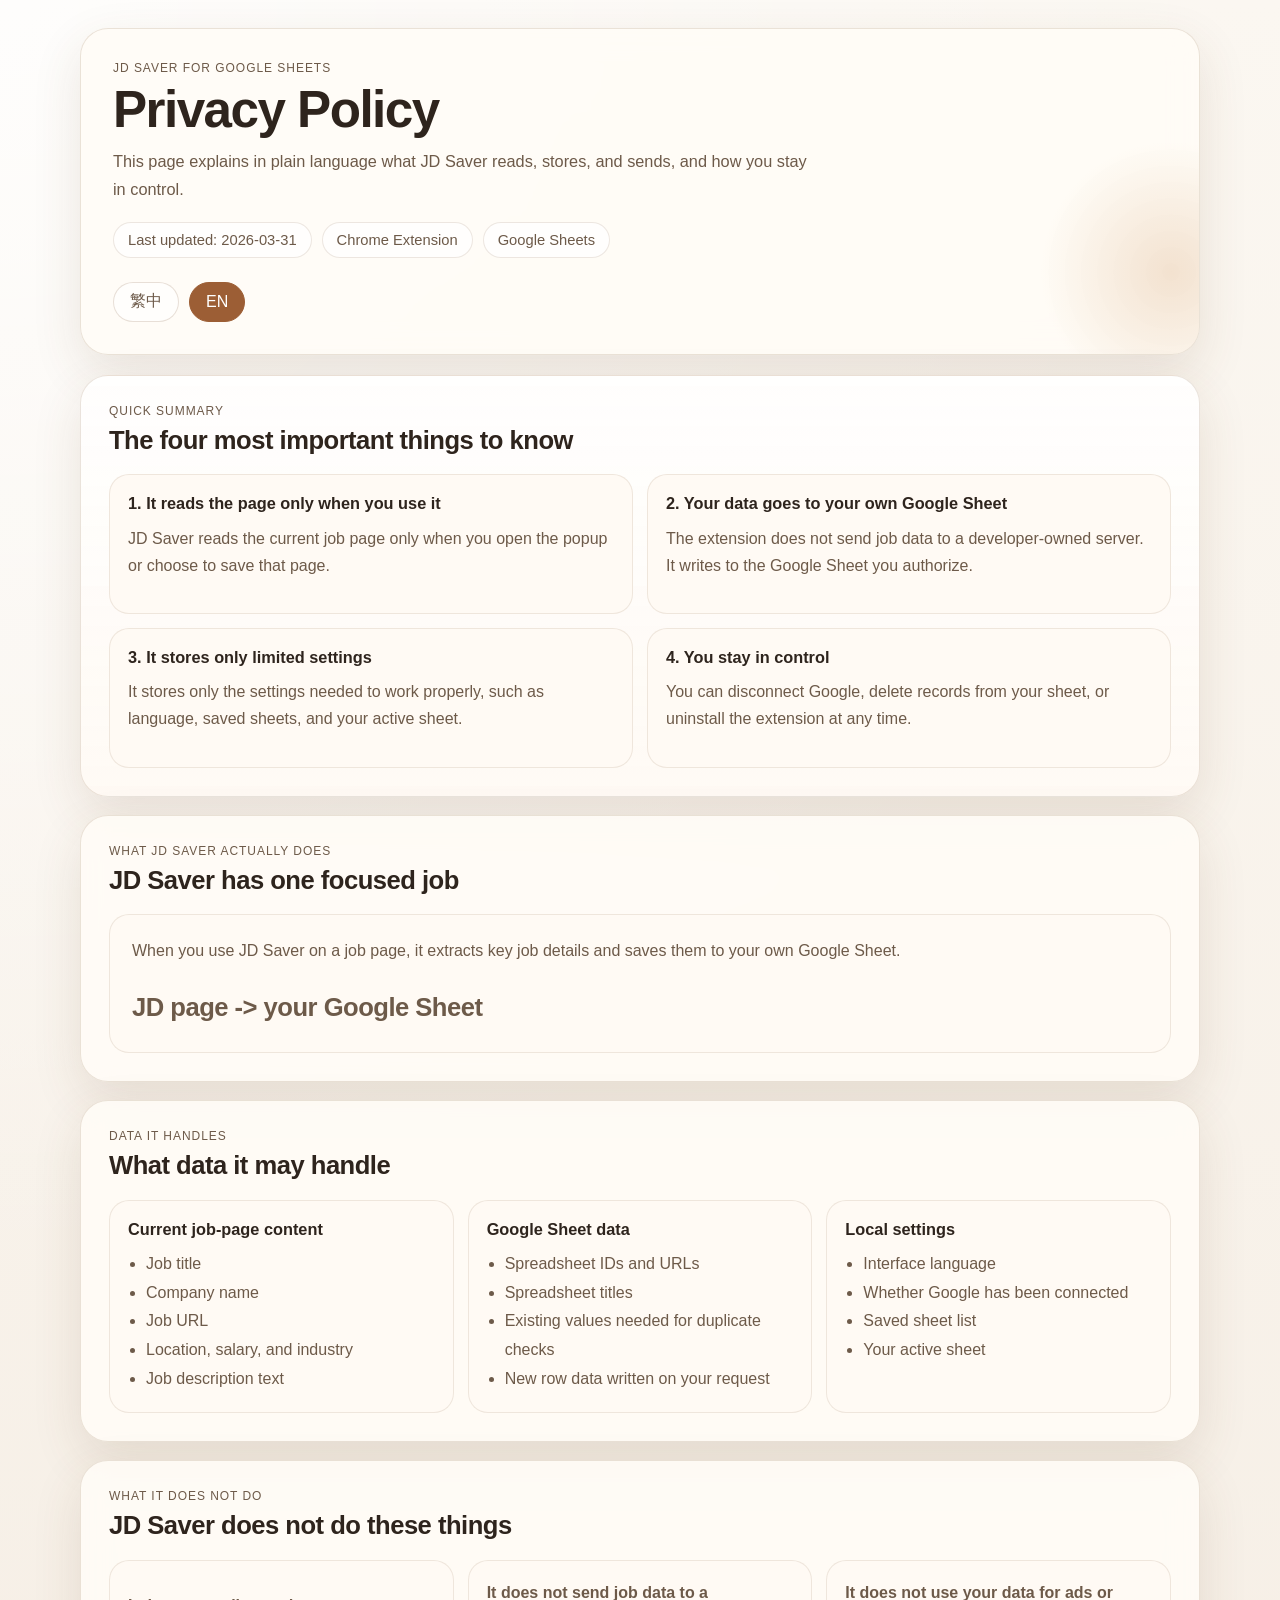
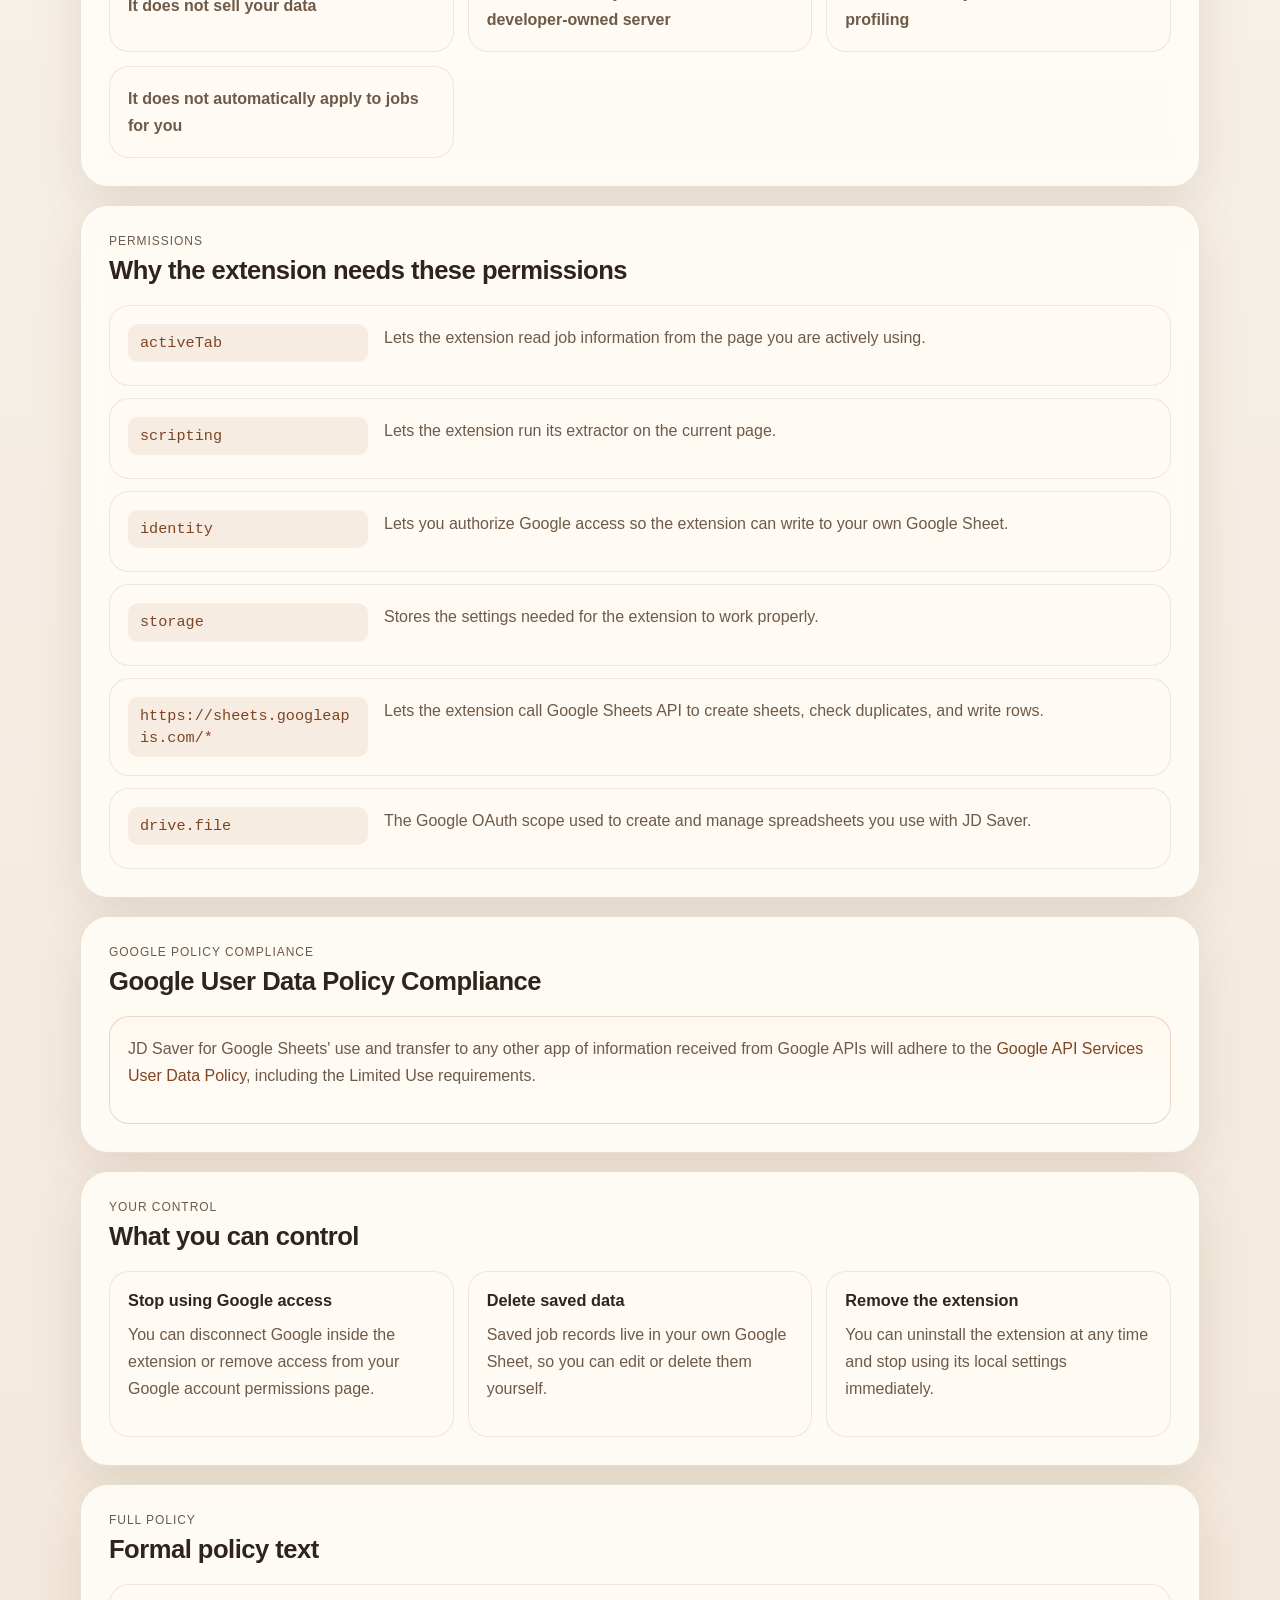
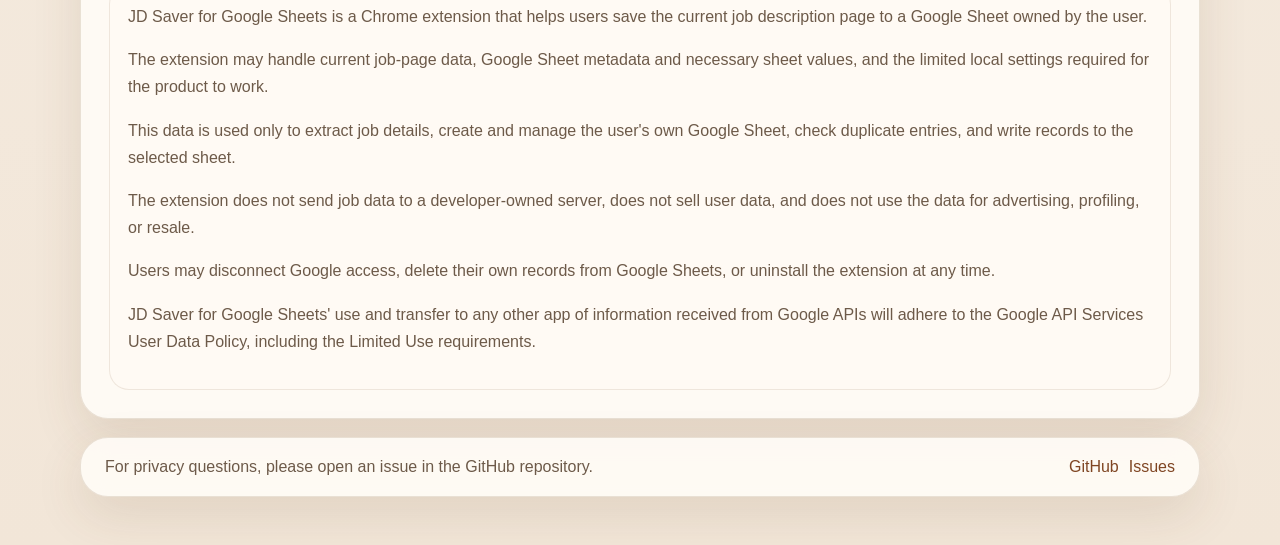
<file: docs/index.html>
<!doctype html>
<html lang="en">
  <head>
    <meta charset="utf-8">
    <meta name="viewport" content="width=device-width, initial-scale=1">
    <title>JD Saver Privacy Policy</title>
    <meta
      name="description"
      content="Privacy Policy for JD Saver for Google Sheets. Learn what data the extension reads, stores, and sends to Google Sheets."
    >
    <link rel="stylesheet" href="./styles.css">
  </head>
  <body>
    <div class="page-shell">
      <header class="hero">
        <div class="hero-copy">
          <p class="eyebrow">JD Saver for Google Sheets</p>
          <h1 class="lang lang-zh">隱私權政策</h1>
          <h1 class="lang lang-en is-visible">Privacy Policy</h1>
          <p class="hero-text lang lang-zh">
            這是一份寫給一般使用者看的版本。我們盡量用白話說清楚：JD Saver 會讀什麼、存什麼、送到哪裡，以及你可以怎麼控制。
          </p>
          <p class="hero-text lang lang-en is-visible">
            This page explains in plain language what JD Saver reads, stores, and sends, and how you stay in control.
          </p>
          <div class="hero-meta">
            <span class="meta-pill lang lang-zh">最後更新：2026-03-31</span>
            <span class="meta-pill lang lang-en is-visible">Last updated: 2026-03-31</span>
            <span class="meta-pill">Chrome Extension</span>
            <span class="meta-pill">Google Sheets</span>
          </div>
        </div>

        <div class="language-toggle" role="group" aria-label="Language switcher">
          <button class="language-button" type="button" data-language="zh">繁中</button>
          <button class="language-button is-active" type="button" data-language="en">EN</button>
        </div>
      </header>

      <main class="content">
        <section class="card summary-card">
          <div class="section-heading">
            <p class="section-kicker lang lang-zh">先看重點</p>
            <p class="section-kicker lang lang-en is-visible">Quick Summary</p>
            <h2 class="lang lang-zh">你可以先記住這四件事</h2>
            <h2 class="lang lang-en is-visible">The four most important things to know</h2>
          </div>

          <div class="summary-grid">
            <article class="summary-item">
              <h3 class="lang lang-zh">1. 只在你主動使用時讀取頁面</h3>
              <h3 class="lang lang-en is-visible">1. It reads the page only when you use it</h3>
              <p class="lang lang-zh">JD Saver 只有在你打開 popup 或按下儲存時，才會讀取目前那一頁的 JD 內容。</p>
              <p class="lang lang-en is-visible">JD Saver reads the current job page only when you open the popup or choose to save that page.</p>
            </article>

            <article class="summary-item">
              <h3 class="lang lang-zh">2. 資料是寫進你自己的 Google Sheet</h3>
              <h3 class="lang lang-en is-visible">2. Your data goes to your own Google Sheet</h3>
              <p class="lang lang-zh">extension 不會把職缺資料送到開發者自己的伺服器，主要寫入位置是你授權的 Google Sheet。</p>
              <p class="lang lang-en is-visible">The extension does not send job data to a developer-owned server. It writes to the Google Sheet you authorize.</p>
            </article>

            <article class="summary-item">
              <h3 class="lang lang-zh">3. 只儲存少量設定資料</h3>
              <h3 class="lang lang-en is-visible">3. It stores only limited settings</h3>
              <p class="lang lang-zh">本地只會保留語言、已連結表單清單、目前使用中的表單等必要設定，讓 extension 可以正常運作。</p>
              <p class="lang lang-en is-visible">It stores only the settings needed to work properly, such as language, saved sheets, and your active sheet.</p>
            </article>

            <article class="summary-item">
              <h3 class="lang lang-zh">4. 你可以隨時停止使用或移除</h3>
              <h3 class="lang lang-en is-visible">4. You stay in control</h3>
              <p class="lang lang-zh">你可以隨時中斷 Google 連線、刪除自己的 Google Sheet 紀錄，或直接解除安裝 extension。</p>
              <p class="lang lang-en is-visible">You can disconnect Google, delete records from your sheet, or uninstall the extension at any time.</p>
            </article>
          </div>
        </section>

        <section class="card">
          <div class="section-heading">
            <p class="section-kicker lang lang-zh">它實際會做什麼</p>
            <p class="section-kicker lang lang-en is-visible">What JD Saver Actually Does</p>
            <h2 class="lang lang-zh">JD Saver 的工作很單純</h2>
            <h2 class="lang lang-en is-visible">JD Saver has one focused job</h2>
          </div>

          <div class="plain-panel">
            <p class="lang lang-zh">
              當你在職缺頁面上使用 JD Saver，它會擷取這份 JD 的基本資訊，然後把資料存到你自己的 Google Sheet。
            </p>
            <p class="lang lang-en is-visible">
              When you use JD Saver on a job page, it extracts key job details and saves them to your own Google Sheet.
            </p>
            <p class="plain-focus">JD page -> your Google Sheet</p>
          </div>
        </section>

        <section class="card">
          <div class="section-heading">
            <p class="section-kicker lang lang-zh">資料類型</p>
            <p class="section-kicker lang lang-en is-visible">Data It Handles</p>
            <h2 class="lang lang-zh">它會碰到哪些資料</h2>
            <h2 class="lang lang-en is-visible">What data it may handle</h2>
          </div>

          <div class="detail-grid">
            <article class="detail-item">
              <h3 class="lang lang-zh">目前頁面的職缺內容</h3>
              <h3 class="lang lang-en is-visible">Current job-page content</h3>
              <ul class="lang lang-zh">
                <li>職缺名稱</li>
                <li>公司名稱</li>
                <li>職缺網址</li>
                <li>地點、薪資、產業</li>
                <li>JD 文字內容</li>
              </ul>
              <ul class="lang lang-en is-visible">
                <li>Job title</li>
                <li>Company name</li>
                <li>Job URL</li>
                <li>Location, salary, and industry</li>
                <li>Job description text</li>
              </ul>
            </article>

            <article class="detail-item">
              <h3 class="lang lang-zh">Google Sheet 相關資料</h3>
              <h3 class="lang lang-en is-visible">Google Sheet data</h3>
              <ul class="lang lang-zh">
                <li>Spreadsheet ID 和 URL</li>
                <li>表單名稱</li>
                <li>工作表中既有的欄位值</li>
                <li>需要寫入的新列內容</li>
              </ul>
              <ul class="lang lang-en is-visible">
                <li>Spreadsheet IDs and URLs</li>
                <li>Spreadsheet titles</li>
                <li>Existing values needed for duplicate checks</li>
                <li>New row data written on your request</li>
              </ul>
            </article>

            <article class="detail-item">
              <h3 class="lang lang-zh">本地設定</h3>
              <h3 class="lang lang-en is-visible">Local settings</h3>
              <ul class="lang lang-zh">
                <li>介面語言</li>
                <li>是否已連接 Google</li>
                <li>已儲存的表單清單</li>
                <li>目前使用中的表單</li>
              </ul>
              <ul class="lang lang-en is-visible">
                <li>Interface language</li>
                <li>Whether Google has been connected</li>
                <li>Saved sheet list</li>
                <li>Your active sheet</li>
              </ul>
            </article>
          </div>
        </section>

        <section class="card">
          <div class="section-heading">
            <p class="section-kicker lang lang-zh">不會做的事</p>
            <p class="section-kicker lang lang-en is-visible">What It Does Not Do</p>
            <h2 class="lang lang-zh">這些事情 JD Saver 不會做</h2>
            <h2 class="lang lang-en is-visible">JD Saver does not do these things</h2>
          </div>

          <div class="checklist-grid">
            <div class="check-item">
              <strong class="lang lang-zh">不會把資料賣給第三方</strong>
              <strong class="lang lang-en is-visible">It does not sell your data</strong>
            </div>
            <div class="check-item">
              <strong class="lang lang-zh">不會把 JD 資料送到開發者自有伺服器</strong>
              <strong class="lang lang-en is-visible">It does not send job data to a developer-owned server</strong>
            </div>
            <div class="check-item">
              <strong class="lang lang-zh">不會用你的資料做廣告投放或個人側寫</strong>
              <strong class="lang lang-en is-visible">It does not use your data for ads or profiling</strong>
            </div>
            <div class="check-item">
              <strong class="lang lang-zh">不會自動替你投遞工作</strong>
              <strong class="lang lang-en is-visible">It does not automatically apply to jobs for you</strong>
            </div>
          </div>
        </section>

        <section class="card">
          <div class="section-heading">
            <p class="section-kicker lang lang-zh">權限說明</p>
            <p class="section-kicker lang lang-en is-visible">Permissions</p>
            <h2 class="lang lang-zh">為什麼 extension 需要這些權限</h2>
            <h2 class="lang lang-en is-visible">Why the extension needs these permissions</h2>
          </div>

          <div class="permission-list">
            <div class="permission-item">
              <code>activeTab</code>
              <p class="lang lang-zh">讓 extension 在你目前使用的頁面上讀取職缺資訊。</p>
              <p class="lang lang-en is-visible">Lets the extension read job information from the page you are actively using.</p>
            </div>
            <div class="permission-item">
              <code>scripting</code>
              <p class="lang lang-zh">讓 extension 在目前頁面執行擷取邏輯。</p>
              <p class="lang lang-en is-visible">Lets the extension run its extractor on the current page.</p>
            </div>
            <div class="permission-item">
              <code>identity</code>
              <p class="lang lang-zh">讓你可以用 Google 帳號授權，將資料寫入自己的 Google Sheet。</p>
              <p class="lang lang-en is-visible">Lets you authorize Google access so the extension can write to your own Google Sheet.</p>
            </div>
            <div class="permission-item">
              <code>storage</code>
              <p class="lang lang-zh">儲存 extension 正常運作需要的設定。</p>
              <p class="lang lang-en is-visible">Stores the settings needed for the extension to work properly.</p>
            </div>
            <div class="permission-item">
              <code>https://sheets.googleapis.com/*</code>
              <p class="lang lang-zh">讓 extension 呼叫 Google Sheets API，建立表單、檢查重複資料、更新資料列。</p>
              <p class="lang lang-en is-visible">Lets the extension call Google Sheets API to create sheets, check duplicates, and write rows.</p>
            </div>
            <div class="permission-item">
              <code>drive.file</code>
              <p class="lang lang-zh">Google OAuth scope，用來建立並管理你選擇與 JD Saver 一起使用的試算表。</p>
              <p class="lang lang-en is-visible">The Google OAuth scope used to create and manage spreadsheets you use with JD Saver.</p>
            </div>
          </div>
        </section>

        <section class="card compliance-card">
          <div class="section-heading">
            <p class="section-kicker lang lang-zh">Google 政策遵循</p>
            <p class="section-kicker lang lang-en is-visible">Google Policy Compliance</p>
            <h2 class="lang lang-zh">Google User Data Policy Compliance</h2>
            <h2 class="lang lang-en is-visible">Google User Data Policy Compliance</h2>
          </div>

          <div class="policy-block lang lang-zh">
            <p>
              JD Saver for Google Sheets 對從 Google API 取得資訊的使用與傳輸，將遵守
              Google API Services User Data Policy，包括 Limited Use requirements。
            </p>
          </div>

          <div class="policy-block lang lang-en is-visible">
            <p>
              JD Saver for Google Sheets' use and transfer to any other app of information received from
              Google APIs will adhere to the
              <a href="https://developers.google.com/terms/api-services-user-data-policy" target="_blank" rel="noreferrer">Google API Services User Data Policy</a>,
              including the Limited Use requirements.
            </p>
          </div>
        </section>

        <section class="card">
          <div class="section-heading">
            <p class="section-kicker lang lang-zh">你的控制權</p>
            <p class="section-kicker lang lang-en is-visible">Your Control</p>
            <h2 class="lang lang-zh">你可以做哪些事</h2>
            <h2 class="lang lang-en is-visible">What you can control</h2>
          </div>

          <div class="detail-grid">
            <article class="detail-item">
              <h3 class="lang lang-zh">停止授權</h3>
              <h3 class="lang lang-en is-visible">Stop using Google access</h3>
              <p class="lang lang-zh">你可以在 extension 內中斷 Google 連線，或在自己的 Google 帳號權限設定中移除授權。</p>
              <p class="lang lang-en is-visible">You can disconnect Google inside the extension or remove access from your Google account permissions page.</p>
            </article>

            <article class="detail-item">
              <h3 class="lang lang-zh">刪除已存資料</h3>
              <h3 class="lang lang-en is-visible">Delete saved data</h3>
              <p class="lang lang-zh">已存的職缺紀錄在你自己的 Google Sheet 裡，所以你可以自行修改或刪除。</p>
              <p class="lang lang-en is-visible">Saved job records live in your own Google Sheet, so you can edit or delete them yourself.</p>
            </article>

            <article class="detail-item">
              <h3 class="lang lang-zh">移除 extension</h3>
              <h3 class="lang lang-en is-visible">Remove the extension</h3>
              <p class="lang lang-zh">你可以隨時停止使用並移除 extension，本地設定也會因此不再繼續使用。</p>
              <p class="lang lang-en is-visible">You can uninstall the extension at any time and stop using its local settings immediately.</p>
            </article>
          </div>
        </section>

        <section class="card">
          <div class="section-heading">
            <p class="section-kicker lang lang-zh">完整政策</p>
            <p class="section-kicker lang lang-en is-visible">Full Policy</p>
            <h2 class="lang lang-zh">正式版本</h2>
            <h2 class="lang lang-en is-visible">Formal policy text</h2>
          </div>

          <div class="policy-block lang lang-zh">
            <p>JD Saver for Google Sheets 是一個 Chrome extension，幫助使用者把目前瀏覽中的職缺頁面存到使用者自己的 Google Sheet。</p>
            <p>本 extension 可能處理的資料包括目前職缺頁中的欄位資訊、Google Sheet 的中繼資料與必要內容，以及 extension 正常運作所需的本地設定。</p>
            <p>資料只會用於擷取職缺資訊、建立與管理使用者自己的 Google Sheet、檢查重複資料，以及將資料寫入使用者選定的表單。</p>
            <p>extension 不會把職缺資料傳到開發者自有伺服器，不會販售使用者資料，也不會將資料用於廣告、使用者側寫或資料轉售。</p>
            <p>使用者可以隨時中斷 Google 授權、刪除自己 Google Sheet 中的紀錄，或移除 extension。</p>
            <p>
              JD Saver for Google Sheets 對從 Google API 取得資訊的使用與傳輸，將遵守
              Google API Services User Data Policy，包括 Limited Use requirements。
            </p>
          </div>

          <div class="policy-block lang lang-en is-visible">
            <p>JD Saver for Google Sheets is a Chrome extension that helps users save the current job description page to a Google Sheet owned by the user.</p>
            <p>The extension may handle current job-page data, Google Sheet metadata and necessary sheet values, and the limited local settings required for the product to work.</p>
            <p>This data is used only to extract job details, create and manage the user's own Google Sheet, check duplicate entries, and write records to the selected sheet.</p>
            <p>The extension does not send job data to a developer-owned server, does not sell user data, and does not use the data for advertising, profiling, or resale.</p>
            <p>Users may disconnect Google access, delete their own records from Google Sheets, or uninstall the extension at any time.</p>
            <p>
              JD Saver for Google Sheets' use and transfer to any other app of information received from Google APIs will adhere to the
              Google API Services User Data Policy, including the Limited Use requirements.
            </p>
          </div>
        </section>
      </main>

      <footer class="footer">
        <div>
          <p class="lang lang-zh">有隱私相關問題，歡迎到 GitHub repository 開 issue。</p>
          <p class="lang lang-en is-visible">For privacy questions, please open an issue in the GitHub repository.</p>
        </div>
        <div class="footer-links">
          <a href="https://github.com/VanessaLin9/jd-automation" target="_blank" rel="noreferrer">GitHub</a>
          <a href="https://github.com/VanessaLin9/jd-automation/issues" target="_blank" rel="noreferrer">Issues</a>
        </div>
      </footer>
    </div>

    <script>
      (function () {
        const buttons = Array.from(document.querySelectorAll('[data-language]'));
        const zhNodes = Array.from(document.querySelectorAll('.lang-zh'));
        const enNodes = Array.from(document.querySelectorAll('.lang-en'));

        function setLanguage(language) {
          const useZh = language !== 'en';
          document.documentElement.lang = useZh ? 'zh-Hant' : 'en';

          zhNodes.forEach((node) => node.classList.toggle('is-visible', useZh));
          enNodes.forEach((node) => node.classList.toggle('is-visible', !useZh));

          buttons.forEach((button) => {
            const isActive = button.dataset.language === (useZh ? 'zh' : 'en');
            button.classList.toggle('is-active', isActive);
            button.setAttribute('aria-pressed', isActive ? 'true' : 'false');
          });
        }

        buttons.forEach((button) => {
          button.addEventListener('click', () => {
            setLanguage(button.dataset.language);
          });
        });

        setLanguage('en');
      })();
    </script>
  </body>
</html>
</file>
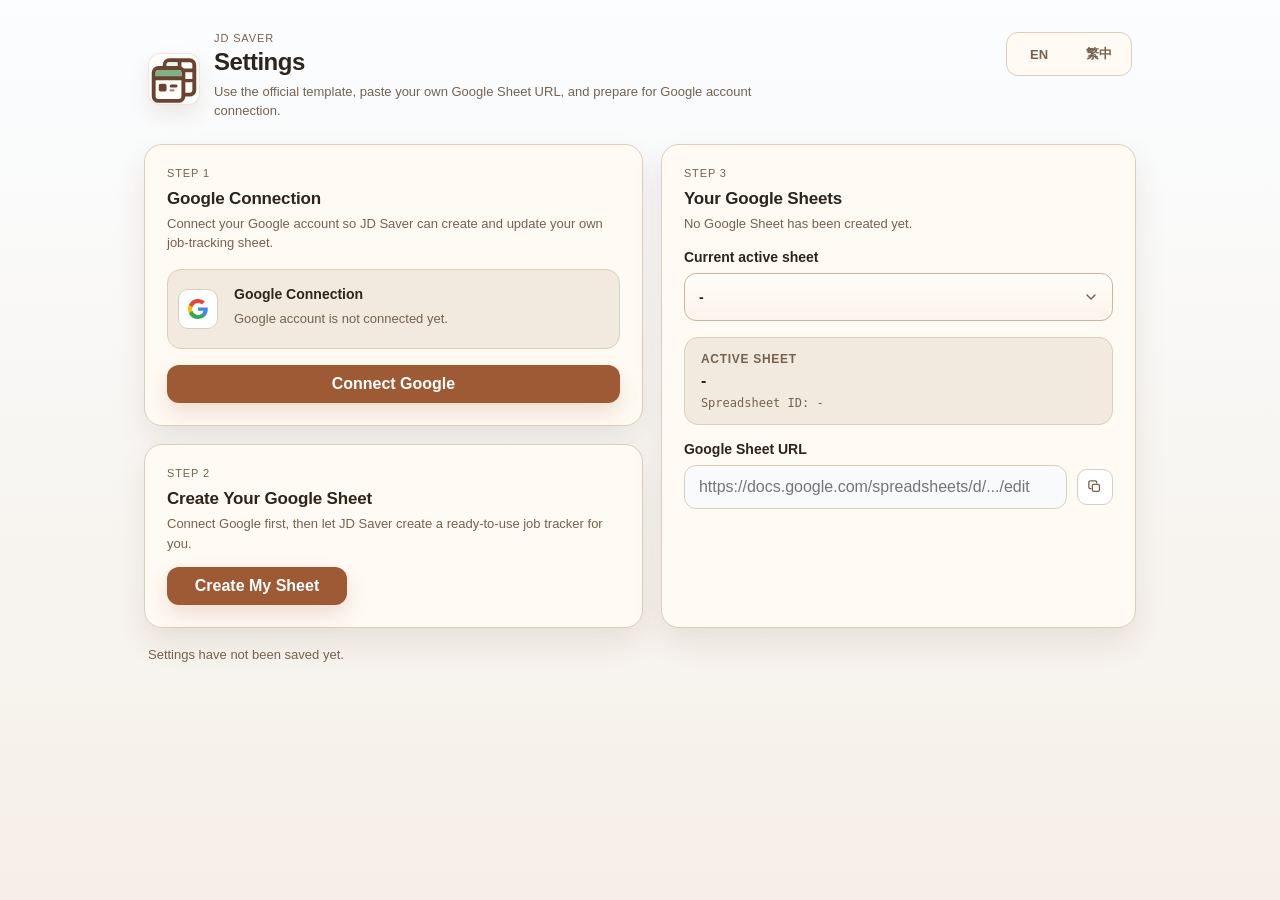
<file: chrome-extension/options.html>
<!doctype html>
<html lang="en">
  <head>
    <meta charset="utf-8">
    <meta name="viewport" content="width=device-width, initial-scale=1.0">
    <title data-i18n="settings.pageTitle">JD Saver Settings</title>
    <link rel="icon" href="assets/icon-card-to-sheet.svg" type="image/svg+xml">
    <link rel="stylesheet" href="styles.css">
  </head>
  <body class="options-body">
    <main class="settings-shell">
      <header class="settings-header">
        <div class="settings-header-main">
          <div class="brand-mark" aria-hidden="true">
            <img src="assets/icon-card-to-sheet.svg" alt="">
          </div>
          <div class="settings-header-copy">
            <p class="eyebrow" data-i18n="app.name">JD Saver</p>
            <h1 data-i18n="settings.title">Settings</h1>
            <p class="helper-text" data-i18n="settings.subtitle">Use the official template, paste your own Google Sheet URL, and prepare for Google account connection.</p>
          </div>
        </div>

        <div class="language-toggle" role="group" aria-label="Language">
          <button id="language-en" class="language-button" type="button">EN</button>
          <button id="language-zh-TW" class="language-button" type="button">繁中</button>
        </div>
      </header>

      <section class="settings-form">
        <div class="settings-grid">
          <div class="settings-column">
            <section class="settings-section settings-section-connection">
              <div class="section-header">
                <div class="section-header-copy">
                  <p class="eyebrow" data-i18n="settings.step1">Step 1</p>
                  <h2 data-i18n="settings.googleConnectionTitle">Google Connection</h2>
                  <p class="helper-text" data-i18n="settings.googleConnectionHelp">Connect your Google account so JD Saver can create and update your own job-tracking sheet.</p>
                </div>
              </div>

              <div class="connection-card">
                <div class="connection-badge" aria-hidden="true">
                  <svg viewBox="0 0 24 24" class="google-badge-icon" role="presentation">
                    <path fill="#4285F4" d="M21.805 12.23c0-.64-.057-1.253-.163-1.84H12v3.48h5.52a4.72 4.72 0 0 1-2.05 3.1v2.57h3.31c1.94-1.79 3.025-4.43 3.025-7.31Z"/>
                    <path fill="#34A853" d="M12 22c2.73 0 5.02-.9 6.7-2.46l-3.31-2.57c-.92.62-2.09.99-3.39.99-2.61 0-4.82-1.76-5.61-4.12H3.02v2.59A10 10 0 0 0 12 22Z"/>
                    <path fill="#FBBC05" d="M6.39 13.84A5.99 5.99 0 0 1 6.07 12c0-.64.11-1.26.32-1.84V7.57H3.02A10 10 0 0 0 2 12c0 1.61.39 3.13 1.02 4.43l3.37-2.59Z"/>
                    <path fill="#EA4335" d="M12 6.04c1.49 0 2.82.51 3.87 1.52l2.9-2.9C17.01 2.98 14.73 2 12 2a10 10 0 0 0-8.98 5.57l3.37 2.59C7.18 7.8 9.39 6.04 12 6.04Z"/>
                  </svg>
                </div>
                <div class="connection-text">
                  <h3 class="connection-title" data-i18n="settings.googleConnectionTitle">Google Connection</h3>
                  <div class="auth-status-row">
                    <span id="auth-status-icon" class="auth-status-icon" hidden aria-hidden="true">
                      <svg viewBox="0 0 20 20" class="auth-status-icon-svg" role="presentation">
                        <circle cx="10" cy="10" r="10"></circle>
                        <path d="M6 10.5 8.5 13 14 7.5"></path>
                      </svg>
                    </span>
                    <p id="auth-status" class="status-text" data-i18n="settings.authDisconnected">Google account is not connected yet.</p>
                  </div>
                </div>
              </div>
              <div class="connection-actions">
                <button id="connect-google" class="primary-button" type="button" data-i18n="settings.connectGoogle">Connect Google</button>
                <button id="disconnect-google" class="ghost-button" type="button" hidden data-i18n="settings.disconnectGoogle">Disconnect</button>
              </div>
            </section>

            <section class="settings-section settings-section-template">
              <div class="section-header">
                <div class="section-header-copy">
                  <p class="eyebrow" data-i18n="settings.step2">Step 2</p>
                  <h2 data-i18n="settings.openTemplateTitle">Create Your Google Sheet</h2>
                  <div class="template-row">
                    <p class="helper-text" data-i18n="settings.openTemplateHelp">Connect Google first, then let JD Saver create a ready-to-use job tracker for you.</p>
                  </div>
                </div>
              </div>
              <div class="template-actions">
                <button id="create-sheet" class="primary-button" type="button" data-i18n="settings.openTemplateButton">
                  Create My Sheet
                </button>
              </div>
            </section>
          </div>

          <section class="settings-section settings-section-sheet">
            <div class="section-header">
              <div class="section-header-copy">
                <p class="eyebrow" data-i18n="settings.step3">Step 3</p>
                <h2 data-i18n="settings.sheetUrlTitle">Your Google Sheets</h2>
                <p id="spreadsheet-meta" class="helper-text" data-i18n="settings.noSheetSaved">No Google Sheet has been created yet.</p>
              </div>
              <button id="refresh-sheets" class="ghost-button" type="button" hidden data-i18n="settings.refreshSheetsButton">
                Refresh Names
              </button>
            </div>

            <label id="sheet-selector-field" class="field" hidden>
              <span data-i18n="settings.sheetSelectorLabel">Current active sheet</span>
              <div class="custom-select" id="sheet-selector-shell">
                <button
                  id="sheet-selector-trigger"
                  class="custom-select-trigger"
                  type="button"
                  aria-haspopup="listbox"
                  aria-expanded="false"
                >
                  <span id="sheet-selector-label">-</span>
                  <span class="select-chevron" aria-hidden="true">
                    <svg viewBox="0 0 20 20" class="select-chevron-icon" role="presentation">
                      <path d="M5 7.5 10 12.5 15 7.5"></path>
                    </svg>
                  </span>
                </button>
                <div id="sheet-selector-menu" class="custom-select-menu" role="listbox" hidden></div>
                <select id="sheet-selector" name="activeSheetId" class="visually-hidden" tabindex="-1" aria-hidden="true"></select>
              </div>
            </label>

            <section id="active-sheet-card" class="active-sheet-card" hidden>
              <p class="active-sheet-label" data-i18n="settings.activeSheetCardLabel">Active sheet</p>
              <p id="active-sheet-name" class="active-sheet-name">-</p>
              <p id="active-sheet-id-text" class="active-sheet-id">Spreadsheet ID: -</p>
            </section>

            <label class="field">
              <span data-i18n="settings.sheetUrlLabel">Google Sheet URL</span>
              <div class="url-input-row">
                <input
                  id="spreadsheet-url"
                  name="spreadsheetUrl"
                  type="url"
                  placeholder="https://docs.google.com/spreadsheets/d/.../edit"
                  data-i18n-placeholder="settings.sheetUrlPlaceholder"
                  readonly
                >
                <button
                  id="copy-sheet-url"
                  class="icon-button"
                  type="button"
                  data-i18n-title="settings.copySheetUrl"
                  aria-label="Copy Google Sheet URL"
                  hidden
                >
                  <svg viewBox="0 0 24 24" class="icon-button-svg" role="presentation">
                    <rect x="9" y="9" width="10" height="10" rx="2"></rect>
                    <path d="M7 15H6a2 2 0 0 1-2-2V6a2 2 0 0 1 2-2h7a2 2 0 0 1 2 2v1"></path>
                  </svg>
                </button>
              </div>
            </label>

            <div class="form-actions">
              <button id="open-sheet" class="ghost-button" type="button" hidden data-i18n="settings.openSheetButton">Open My Sheet</button>
            </div>
          </section>
        </div>
      </section>

      <section class="status-card">
        <p id="settings-status" class="status-text" data-i18n="settings.notSaved">Settings have not been saved yet.</p>
      </section>
    </main>

    <script src="utils.js"></script>
    <script src="i18n.js"></script>
    <script src="options.js"></script>
  </body>
</html>
</file>
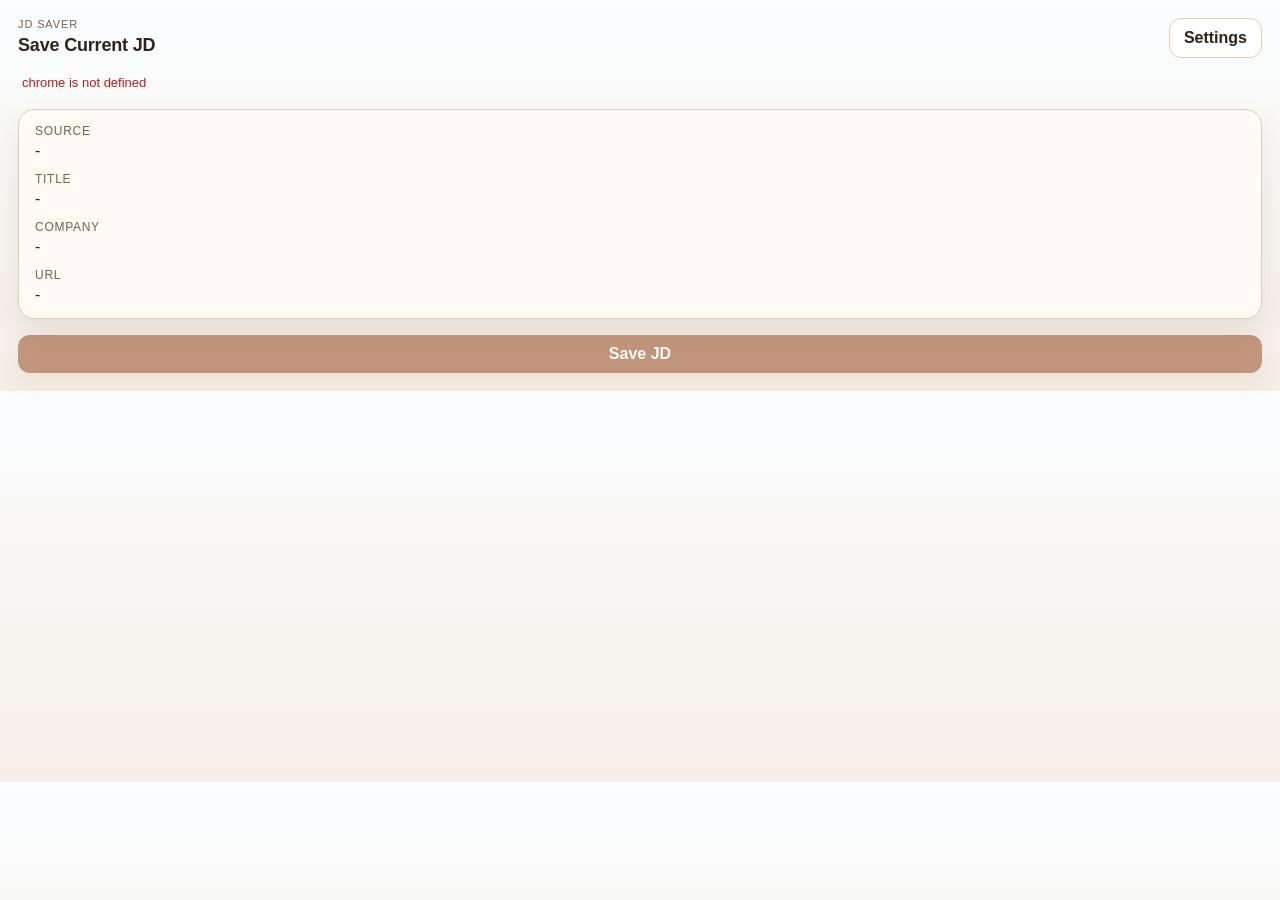
<file: chrome-extension/popup.html>
<!doctype html>
<html lang="en">
  <head>
    <meta charset="utf-8">
    <meta name="viewport" content="width=device-width, initial-scale=1.0">
    <title data-i18n="popup.pageTitle">JD Saver</title>
    <link rel="stylesheet" href="styles.css">
  </head>
  <body class="popup-body">
    <main class="panel">
      <header class="panel-header popup-header">
        <div class="popup-header-copy">
          <p class="eyebrow" data-i18n="app.name">JD Saver</p>
          <h1 data-i18n="popup.title">Save Current JD</h1>
        </div>
        <div>
          <button id="open-options" class="ghost-button popup-header-action" type="button" data-i18n="popup.settingsButton">Settings</button>
        </div>
      </header>

      <section class="status-card">
        <p id="status-text" class="status-text" data-i18n="popup.preparing">Preparing extractor...</p>
      </section>

      <section class="details-card">
        <dl class="details-list">
          <div>
            <dt data-i18n="popup.source">Source</dt>
            <dd id="source-site">-</dd>
          </div>
          <div>
            <dt data-i18n="popup.titleLabel">Title</dt>
            <dd id="job-title">-</dd>
          </div>
          <div>
            <dt data-i18n="popup.company">Company</dt>
            <dd id="company">-</dd>
          </div>
          <div>
            <dt data-i18n="popup.url">URL</dt>
            <dd id="job-url">-</dd>
          </div>
        </dl>
      </section>

      <footer class="panel-footer">
        <button id="save-jd" class="primary-button" type="button" disabled data-i18n="popup.saveButton">Save JD</button>
      </footer>
    </main>

    <script src="utils.js"></script>
    <script src="i18n.js"></script>
    <script src="popup.js"></script>
  </body>
</html>
</file>
<file: docs/styles.css>
:root {
  color-scheme: light;
  --bg: #f6efe6;
  --bg-strong: #efe2d2;
  --panel: rgba(255, 252, 247, 0.9);
  --panel-strong: #fffaf4;
  --line: rgba(126, 86, 49, 0.16);
  --text: #2e241d;
  --muted: #6d5a49;
  --accent: #9c5e35;
  --accent-strong: #7f4522;
  --shadow: 0 18px 50px rgba(96, 64, 35, 0.12);
  --radius-xl: 28px;
  --radius-lg: 20px;
  --radius-md: 14px;
}

* {
  box-sizing: border-box;
}

html {
  scroll-behavior: smooth;
}

body {
  margin: 0;
  font-family: "Avenir Next", "Segoe UI", sans-serif;
  color: var(--text);
  background:
    radial-gradient(circle at top left, rgba(255, 255, 255, 0.8), transparent 32%),
    linear-gradient(180deg, #fbf7f1 0%, var(--bg) 48%, #f2e6d8 100%);
}

a {
  color: var(--accent-strong);
  text-decoration: none;
}

a:hover {
  text-decoration: underline;
}

.page-shell {
  width: min(1120px, calc(100vw - 32px));
  margin: 0 auto;
  padding: 28px 0 48px;
}

.hero,
.card,
.footer {
  background: var(--panel);
  border: 1px solid var(--line);
  box-shadow: var(--shadow);
  backdrop-filter: blur(14px);
}

.hero {
  position: relative;
  overflow: hidden;
  display: grid;
  gap: 24px;
  padding: 32px;
  border-radius: var(--radius-xl);
  margin-bottom: 20px;
}

.hero::after {
  content: "";
  position: absolute;
  inset: auto -10% -18% auto;
  width: 280px;
  height: 280px;
  background: radial-gradient(circle, rgba(217, 170, 127, 0.32), transparent 66%);
  pointer-events: none;
}

.eyebrow,
.section-kicker {
  margin: 0 0 8px;
  text-transform: uppercase;
  letter-spacing: 0.08em;
  font-size: 12px;
  color: var(--muted);
}

h1,
h2,
h3,
p,
ul {
  margin-top: 0;
}

h1 {
  margin-bottom: 12px;
  font-size: clamp(2rem, 4vw, 3.3rem);
  line-height: 1.04;
  letter-spacing: -0.03em;
}

h2 {
  margin-bottom: 0;
  font-size: clamp(1.4rem, 2vw, 1.9rem);
  line-height: 1.12;
  letter-spacing: -0.02em;
}

h3 {
  margin-bottom: 10px;
  font-size: 1.02rem;
  line-height: 1.3;
}

.hero-text {
  max-width: 700px;
  margin-bottom: 18px;
  font-size: 1.02rem;
  line-height: 1.7;
  color: var(--muted);
}

.hero-meta,
.footer-links,
.language-toggle {
  display: flex;
  flex-wrap: wrap;
  gap: 10px;
}

.meta-pill {
  display: inline-flex;
  align-items: center;
  min-height: 36px;
  padding: 0 14px;
  border-radius: 999px;
  background: rgba(255, 255, 255, 0.78);
  border: 1px solid rgba(126, 86, 49, 0.14);
  color: var(--muted);
  font-size: 0.92rem;
}

.language-button {
  appearance: none;
  border: 1px solid rgba(126, 86, 49, 0.18);
  background: rgba(255, 255, 255, 0.7);
  color: var(--muted);
  border-radius: 999px;
  min-height: 40px;
  padding: 0 16px;
  cursor: pointer;
  font: inherit;
  transition: all 160ms ease;
}

.language-button:hover {
  border-color: rgba(126, 86, 49, 0.34);
  color: var(--text);
}

.language-button.is-active {
  background: var(--accent);
  border-color: var(--accent);
  color: #fff;
}

.content {
  display: grid;
  gap: 18px;
}

.card {
  padding: 28px;
  border-radius: var(--radius-xl);
}

.summary-card {
  background:
    linear-gradient(180deg, rgba(255, 255, 255, 0.86), rgba(255, 250, 244, 0.94)),
    var(--panel);
}

.section-heading {
  margin-bottom: 20px;
}

.summary-grid,
.detail-grid,
.checklist-grid {
  display: grid;
  gap: 14px;
}

.summary-grid {
  grid-template-columns: repeat(2, minmax(0, 1fr));
}

.detail-grid,
.checklist-grid {
  grid-template-columns: repeat(3, minmax(0, 1fr));
}

.summary-item,
.detail-item,
.check-item,
.permission-item,
.plain-panel,
.policy-block {
  border: 1px solid rgba(126, 86, 49, 0.12);
  background: var(--panel-strong);
  border-radius: var(--radius-lg);
}

.summary-item,
.detail-item,
.permission-item,
.policy-block {
  padding: 18px;
}

.summary-item p,
.detail-item p,
.permission-item p,
.policy-block p,
.check-item {
  color: var(--muted);
  line-height: 1.7;
}

.summary-item:last-child,
.detail-item:last-child,
.permission-item:last-child,
.policy-block:last-child {
  margin-bottom: 0;
}

.detail-item ul {
  padding-left: 18px;
  color: var(--muted);
  line-height: 1.8;
  margin-bottom: 0;
}

.plain-panel {
  padding: 22px;
}

.plain-panel p {
  color: var(--muted);
  line-height: 1.8;
}

.plain-focus {
  margin: 18px 0 0;
  font-size: clamp(1.25rem, 2vw, 1.8rem);
  letter-spacing: -0.02em;
  color: var(--accent-strong);
  font-weight: 600;
}

.check-item {
  display: flex;
  align-items: center;
  min-height: 92px;
  padding: 18px;
}

.permission-list {
  display: grid;
  gap: 12px;
}

.permission-item {
  display: grid;
  grid-template-columns: 240px 1fr;
  gap: 16px;
  align-items: start;
}

code {
  display: inline-block;
  max-width: 100%;
  min-height: 38px;
  padding: 8px 12px;
  border-radius: 10px;
  background: rgba(156, 94, 53, 0.09);
  color: var(--accent-strong);
  font-size: 0.95rem;
  line-height: 1.45;
  font-family: "SFMono-Regular", "Menlo", monospace;
  white-space: normal;
  overflow-wrap: anywhere;
  word-break: break-word;
}

.policy-block {
  display: grid;
  gap: 10px;
}

.compliance-card .policy-block {
  border-color: rgba(156, 94, 53, 0.22);
  background:
    linear-gradient(180deg, rgba(255, 248, 239, 0.96), rgba(255, 252, 247, 0.96));
}

.footer {
  margin-top: 18px;
  padding: 20px 24px;
  border-radius: var(--radius-xl);
  display: flex;
  align-items: center;
  justify-content: space-between;
  gap: 16px;
}

.footer p {
  margin-bottom: 0;
  color: var(--muted);
}

.lang {
  display: none;
}

.lang.is-visible {
  display: block;
}

.meta-pill.lang.is-visible {
  display: inline-flex;
}

@media (max-width: 900px) {
  .summary-grid,
  .detail-grid,
  .checklist-grid {
    grid-template-columns: 1fr;
  }

  .permission-item {
    grid-template-columns: 1fr;
  }

  .footer {
    flex-direction: column;
    align-items: flex-start;
  }
}

@media (max-width: 640px) {
  .page-shell {
    width: min(100vw - 20px, 1120px);
    padding: 10px 0 28px;
  }

  .hero,
  .card,
  .footer {
    padding: 20px;
    border-radius: 22px;
  }

  .hero-meta,
  .language-toggle,
  .footer-links {
    gap: 8px;
  }

  .meta-pill,
  .language-button {
    width: 100%;
    justify-content: center;
  }
}
</file>
<file: chrome-extension/styles.css>
:root {
  color-scheme: light;
  --bg: #f6f8fb;
  --panel: #ffffff;
  --panel-soft: #f8fafc;
  --line: #e2e8f0;
  --line-strong: #cbd5e1;
  --text: #0f172a;
  --muted: #64748b;
  --accent: #2563eb;
  --accent-strong: #1d4ed8;
  --success: #15803d;
  --error: #b91c1c;
  --shadow-soft: 0 10px 28px rgba(15, 23, 42, 0.06);
}

* {
  box-sizing: border-box;
}

body {
  margin: 0;
  font-family: "Avenir Next", "Segoe UI", sans-serif;
  color: var(--text);
  background: linear-gradient(180deg, #fbfdff 0%, var(--bg) 100%);
}

.popup-body {
  --bg: #f5efe7;
  --panel: #fffaf3;
  --panel-soft: #f3eadf;
  --line: #ddcebc;
  --line-strong: #cdb59c;
  --text: #2d241c;
  --muted: #75624f;
  --accent: #9e5a34;
  --accent-strong: #844723;
  --shadow-soft: 0 14px 30px rgba(88, 61, 34, 0.10);
  min-width: 360px;
}

.options-body {
  --bg: #f5efe7;
  --panel: #fffaf3;
  --panel-soft: #f3eadf;
  --line: #ddcebc;
  --line-strong: #cdb59c;
  --text: #2d241c;
  --muted: #75624f;
  --accent: #9e5a34;
  --accent-strong: #844723;
  --shadow-soft: 0 14px 30px rgba(88, 61, 34, 0.10);
  min-width: 720px;
  min-height: 100vh;
}

.panel,
.settings-shell {
  padding: 24px;
}

.panel {
  display: grid;
  gap: 16px;
}

.popup-body .panel {
  padding: 18px;
}

.settings-shell {
  max-width: 1040px;
  margin: 0 auto;
  display: grid;
  gap: 18px;
}

.panel-header,
.panel-footer,
.form-actions {
  display: flex;
  align-items: center;
  justify-content: space-between;
  gap: 12px;
}

.popup-header {
  align-items: flex-start;
  gap: 10px;
}

.popup-header-copy {
  min-width: 0;
  flex: 1 1 auto;
}

.popup-header-copy h1 {
  font-size: 18px;
  line-height: 1.25;
  letter-spacing: -0.01em;
  max-width: 220px;
}

.popup-header-action {
  flex: 0 0 auto;
  padding: 8px 12px;
  border-radius: 10px;
  font-size: 13px;
  white-space: nowrap;
}

.settings-header {
  display: flex;
  align-items: flex-start;
  justify-content: space-between;
  gap: 24px;
  padding: 8px 4px 0;
}

.settings-header-main {
  display: flex;
  align-items: center;
  gap: 14px;
  min-width: 0;
}

.brand-mark {
  width: 52px;
  height: 52px;
  border-radius: 12px;
  display: flex;
  align-items: center;
  justify-content: center;
  flex-shrink: 0;
  background: #fffdf9;
  border: 1px solid rgba(106, 67, 48, 0.12);
  box-shadow: 0 10px 20px rgba(106, 67, 48, 0.10);
  overflow: hidden;
}

.brand-mark img {
  display: block;
  width: 100%;
  height: 100%;
}

.settings-header-copy {
  min-width: 0;
}

.eyebrow {
  margin: 0 0 4px;
  color: var(--muted);
  text-transform: uppercase;
  letter-spacing: 0.08em;
  font-size: 11px;
}

h1 {
  margin: 0;
  font-size: 24px;
  line-height: 1.15;
  letter-spacing: -0.02em;
}

h2 {
  margin: 0;
  font-size: 17px;
  line-height: 1.25;
  letter-spacing: -0.01em;
}

.helper-text {
  margin: 0;
  color: var(--muted);
  line-height: 1.5;
  font-size: 13px;
}

.settings-header-copy .helper-text {
  margin-top: 6px;
  max-width: 560px;
  min-height: 44px;
}

.settings-form {
  display: grid;
  gap: 18px;
}

.settings-grid {
  display: grid;
  grid-template-columns: minmax(0, 1.05fr) minmax(360px, 1fr);
  gap: 18px;
  align-items: stretch;
}

.settings-column {
  display: grid;
  gap: 18px;
  align-content: start;
}

.settings-section,
.status-card,
.details-card {
  background: var(--panel);
  border: 1px solid var(--line);
  border-radius: 18px;
  box-shadow: var(--shadow-soft);
}

.settings-section {
  display: grid;
  gap: 16px;
  padding: 22px;
  align-content: start;
  height: 100%;
}

.settings-section-connection {
  grid-template-rows: auto 1fr auto;
}

.settings-section-sheet {
  grid-template-rows: auto auto auto;
}

.settings-section-template {
  gap: 14px;
}

.template-row {
  display: flex;
  align-items: center;
  justify-content: space-between;
  gap: 16px;
}

.template-row .helper-text {
  flex: 1 1 auto;
}

.template-actions {
  margin-top: auto;
}

.template-actions .primary-button {
  min-width: 180px;
}

.section-header {
  display: flex;
  align-items: flex-start;
  justify-content: space-between;
  gap: 12px;
}

.section-header-copy {
  display: grid;
  gap: 5px;
}

.field {
  display: grid;
  gap: 8px;
}

.field span {
  font-weight: 600;
  font-size: 14px;
}

input,
select {
  width: 100%;
  padding: 12px 14px;
  border: 1px solid var(--line);
  border-radius: 12px;
  background: #ffffff;
  color: var(--text);
  font: inherit;
  transition: border-color 120ms ease, box-shadow 120ms ease, background 120ms ease;
}

select {
  appearance: none;
  -webkit-appearance: none;
  -moz-appearance: none;
  padding-right: 44px;
}

input:focus,
select:focus {
  outline: none;
  border-color: var(--accent);
  box-shadow: 0 0 0 4px rgba(158, 90, 52, 0.12);
}

input[readonly],
input:disabled {
  background: #f8fafc;
  color: #64748b;
}

.url-input-row {
  display: flex;
  align-items: center;
  gap: 10px;
}

.custom-select {
  position: relative;
}

.custom-select-trigger {
  width: 100%;
  min-height: 48px;
  padding: 12px 14px;
  border: 1px solid var(--line-strong);
  border-radius: 12px;
  background: linear-gradient(180deg, #fffdf9 0%, #fbf4eb 100%);
  box-shadow: inset 0 1px 0 rgba(255, 255, 255, 0.8);
  color: var(--text);
  font: inherit;
  font-weight: 600;
  display: flex;
  align-items: center;
  justify-content: space-between;
  gap: 12px;
  text-align: left;
  cursor: pointer;
  transition: border-color 120ms ease, box-shadow 120ms ease, background 120ms ease;
}

.custom-select-trigger:hover {
  border-color: var(--accent);
}

.custom-select-trigger:focus {
  outline: none;
  border-color: var(--accent);
  box-shadow: 0 0 0 4px rgba(158, 90, 52, 0.12);
}

.custom-select-trigger:disabled {
  cursor: not-allowed;
  opacity: 0.7;
}

.custom-select-menu {
  position: absolute;
  top: calc(100% + 8px);
  left: 0;
  right: 0;
  z-index: 10;
  display: grid;
  gap: 6px;
  padding: 8px;
  border: 1px solid var(--line);
  border-radius: 14px;
  background: #fffaf3;
  box-shadow: 0 18px 34px rgba(88, 61, 34, 0.14);
}

.custom-select-menu[hidden] {
  display: none;
}

.custom-select-option {
  width: 100%;
  border: 0;
  border-radius: 10px;
  background: transparent;
  color: var(--text);
  font: inherit;
  font-weight: 600;
  padding: 11px 12px;
  text-align: left;
  cursor: pointer;
  transition: background 120ms ease, color 120ms ease;
}

.custom-select-option:hover {
  background: #f4eadf;
}

.custom-select-option.is-active {
  background: #efe2d3;
  color: var(--accent-strong);
}

.custom-select.is-open .select-chevron {
  transform: translateY(-50%) rotate(180deg);
}

.select-chevron {
  position: absolute;
  top: 50%;
  right: 14px;
  transform: translateY(-50%);
  display: inline-flex;
  align-items: center;
  justify-content: center;
  color: var(--muted);
  pointer-events: none;
}

.select-chevron-icon {
  width: 16px;
  height: 16px;
  stroke: currentColor;
  stroke-width: 1.8;
  fill: none;
  stroke-linecap: round;
  stroke-linejoin: round;
}

.url-input-row input {
  min-width: 0;
  flex: 1 1 auto;
}

.inline-meta {
  display: flex;
  align-items: center;
  justify-content: space-between;
  gap: 12px;
  padding: 12px 14px;
  border-radius: 12px;
  border: 1px solid var(--line);
  background: var(--panel-soft);
}

.inline-meta-label {
  color: var(--muted);
  font-size: 12px;
  font-weight: 600;
}

.inline-meta-value {
  font-family: ui-monospace, SFMono-Regular, Menlo, monospace;
  font-size: 12px;
  color: #475569;
  max-width: 64%;
  overflow: hidden;
  text-overflow: ellipsis;
  white-space: nowrap;
}

.active-sheet-card {
  display: grid;
  gap: 4px;
  padding: 14px 16px;
  border-radius: 14px;
  border: 1px solid var(--line);
  background: var(--panel-soft);
}

.active-sheet-label {
  margin: 0;
  color: var(--muted);
  font-size: 12px;
  font-weight: 600;
  text-transform: uppercase;
  letter-spacing: 0.06em;
}

.active-sheet-name {
  margin: 0;
  font-size: 16px;
  font-weight: 700;
  line-height: 1.35;
  color: var(--text);
  word-break: break-word;
}

.active-sheet-id {
  margin: 0;
  font-size: 12px;
  color: var(--muted);
  font-family: ui-monospace, SFMono-Regular, Menlo, monospace;
  word-break: break-all;
}

.primary-button,
.ghost-button,
.language-button {
  border-radius: 12px;
  padding: 10px 14px;
  font: inherit;
  font-weight: 600;
  cursor: pointer;
  transition: background 120ms ease, color 120ms ease, border-color 120ms ease, box-shadow 120ms ease, transform 120ms ease;
}

.primary-button:hover,
.ghost-button:hover,
.language-button:hover {
  transform: translateY(-1px);
}

.primary-button {
  border: 0;
  background: var(--accent);
  color: #ffffff;
  box-shadow: 0 10px 20px rgba(158, 90, 52, 0.16);
}

.primary-button:hover {
  background: var(--accent-strong);
}

.primary-button:disabled,
.ghost-button:disabled,
.language-button:disabled {
  cursor: not-allowed;
  opacity: 0.6;
  transform: none;
}

.ghost-button,
.language-button {
  border: 1px solid var(--line);
  background: #ffffff;
  color: var(--text);
}

.ghost-button:hover,
.language-button:hover {
  background: #f8fafc;
  border-color: var(--line-strong);
}

.button-link {
  display: inline-flex;
  align-items: center;
  justify-content: center;
  text-decoration: none;
}

.icon-button {
  width: 36px;
  height: 36px;
  border: 1px solid var(--line);
  border-radius: 10px;
  background: #ffffff;
  color: var(--muted);
  display: inline-flex;
  align-items: center;
  justify-content: center;
  flex: 0 0 auto;
  cursor: pointer;
  transition: border-color 120ms ease, background 120ms ease, color 120ms ease;
}

.icon-button:hover {
  border-color: var(--line-strong);
  background: #fcfaf7;
  color: var(--text);
}

.icon-button:disabled {
  opacity: 0.6;
  cursor: not-allowed;
}

.icon-button-svg {
  width: 17px;
  height: 17px;
  stroke: currentColor;
  stroke-width: 1.8;
  fill: none;
  stroke-linecap: round;
  stroke-linejoin: round;
}

.form-actions {
  justify-content: flex-start;
  flex-wrap: wrap;
}

.form-actions .primary-button,
.form-actions .ghost-button {
  min-width: 148px;
}

.language-toggle {
  display: inline-flex;
  align-items: center;
  gap: 4px;
  padding: 4px;
  border-radius: 12px;
  background: rgba(255, 250, 243, 0.92);
  border: 1px solid var(--line);
}

.language-button {
  min-width: 56px;
  padding: 8px 12px;
  border: 0;
  background: transparent;
  color: var(--muted);
  font-size: 13px;
}

.language-button.is-active {
  background: #ffffff;
  color: var(--text);
  box-shadow: 0 1px 2px rgba(15, 23, 42, 0.08);
}

.connection-card {
  display: flex;
  align-items: center;
  gap: 16px;
  justify-content: flex-start;
  padding: 10px;
  min-height: 80px;
  border-radius: 14px;
  background: var(--panel-soft);
  border: 1px solid var(--line);
}

.connection-copy {
  min-width: 0;
  display: flex;
  align-items: center;
  gap: 12px;
}

.connection-badge {
  width: 40px;
  height: 40px;
  border-radius: 10px;
  display: flex;
  align-items: center;
  justify-content: center;
  flex-shrink: 0;
  background: #ffffff;
  border: 1px solid var(--line);
}

.connection-text {
  min-width: 0;
  display: flex;
  flex-direction: column;
  justify-content: center;
}

.connection-title {
  margin: 0 0 2px;
  font-size: 14px;
  line-height: 1.35;
}

.auth-status-row {
  display: flex;
  align-items: center;
  gap: 8px;
  min-width: 0;
  padding: 4px 0;
}

.auth-status-icon {
  width: 16px;
  height: 16px;
  flex: 0 0 auto;
}

.auth-status-icon-svg {
  width: 16px;
  height: 16px;
}

.auth-status-icon-svg circle {
  fill: #16a34a;
}

.auth-status-icon-svg path {
  fill: none;
  stroke: #ffffff;
  stroke-width: 2;
  stroke-linecap: round;
  stroke-linejoin: round;
}

.google-badge-icon {
  width: 24px;
  height: 24px;
}

.connection-actions {
  display: flex;
  align-items: stretch;
  gap: 8px;
  justify-content: flex-start;
  margin-top: auto;
}

.connection-actions .primary-button,
.connection-actions .ghost-button {
  width: 100%;
  min-width: 0;
}

.status-card,
.details-card {
  padding: 14px 16px;
}

.status-card {
  background: transparent;
  border: 0;
  box-shadow: none;
  padding: 0 4px;
  max-width: 720px;
}

.popup-body .status-card,
.popup-body .details-card {
  border-radius: 16px;
}

.popup-body .details-card {
  background: var(--panel);
}

.popup-body .panel-footer {
  justify-content: stretch;
}

.popup-body .panel-footer .primary-button {
  width: 100%;
}

.status-text {
  margin: 0;
  color: var(--muted);
  line-height: 1.45;
  font-size: 13px;
}

.status-text.success {
  color: var(--success);
}

.status-text.error {
  color: var(--error);
}

.details-list {
  margin: 0;
  display: grid;
  gap: 12px;
}

.details-list div {
  display: grid;
  gap: 4px;
}

.details-list dt {
  font-size: 12px;
  color: var(--muted);
  text-transform: uppercase;
  letter-spacing: 0.06em;
}

.details-list dd {
  margin: 0;
  word-break: break-word;
}

.visually-hidden {
  position: absolute;
  width: 1px;
  height: 1px;
  padding: 0;
  margin: -1px;
  overflow: hidden;
  clip: rect(0, 0, 0, 0);
  white-space: nowrap;
  border: 0;
}

@media (max-width: 640px) {
  .options-body {
    min-width: 0;
  }

  .settings-shell {
    padding: 16px;
  }

  .settings-grid {
    grid-template-columns: 1fr;
  }

  .settings-column {
    display: contents;
  }

  .settings-header,
  .section-header,
  .connection-card {
    flex-direction: column;
    align-items: stretch;
  }

  .template-row {
    flex-direction: column;
    align-items: stretch;
  }

  .inline-meta {
    flex-direction: column;
    align-items: flex-start;
  }

  .inline-meta-value {
    max-width: 100%;
  }

  .language-toggle,
  .button-link,
  .form-actions .primary-button,
  .form-actions .ghost-button,
  .connection-actions .primary-button,
  .connection-actions .ghost-button {
    width: 100%;
  }

  .connection-actions {
    justify-content: stretch;
  }
}
</file>
